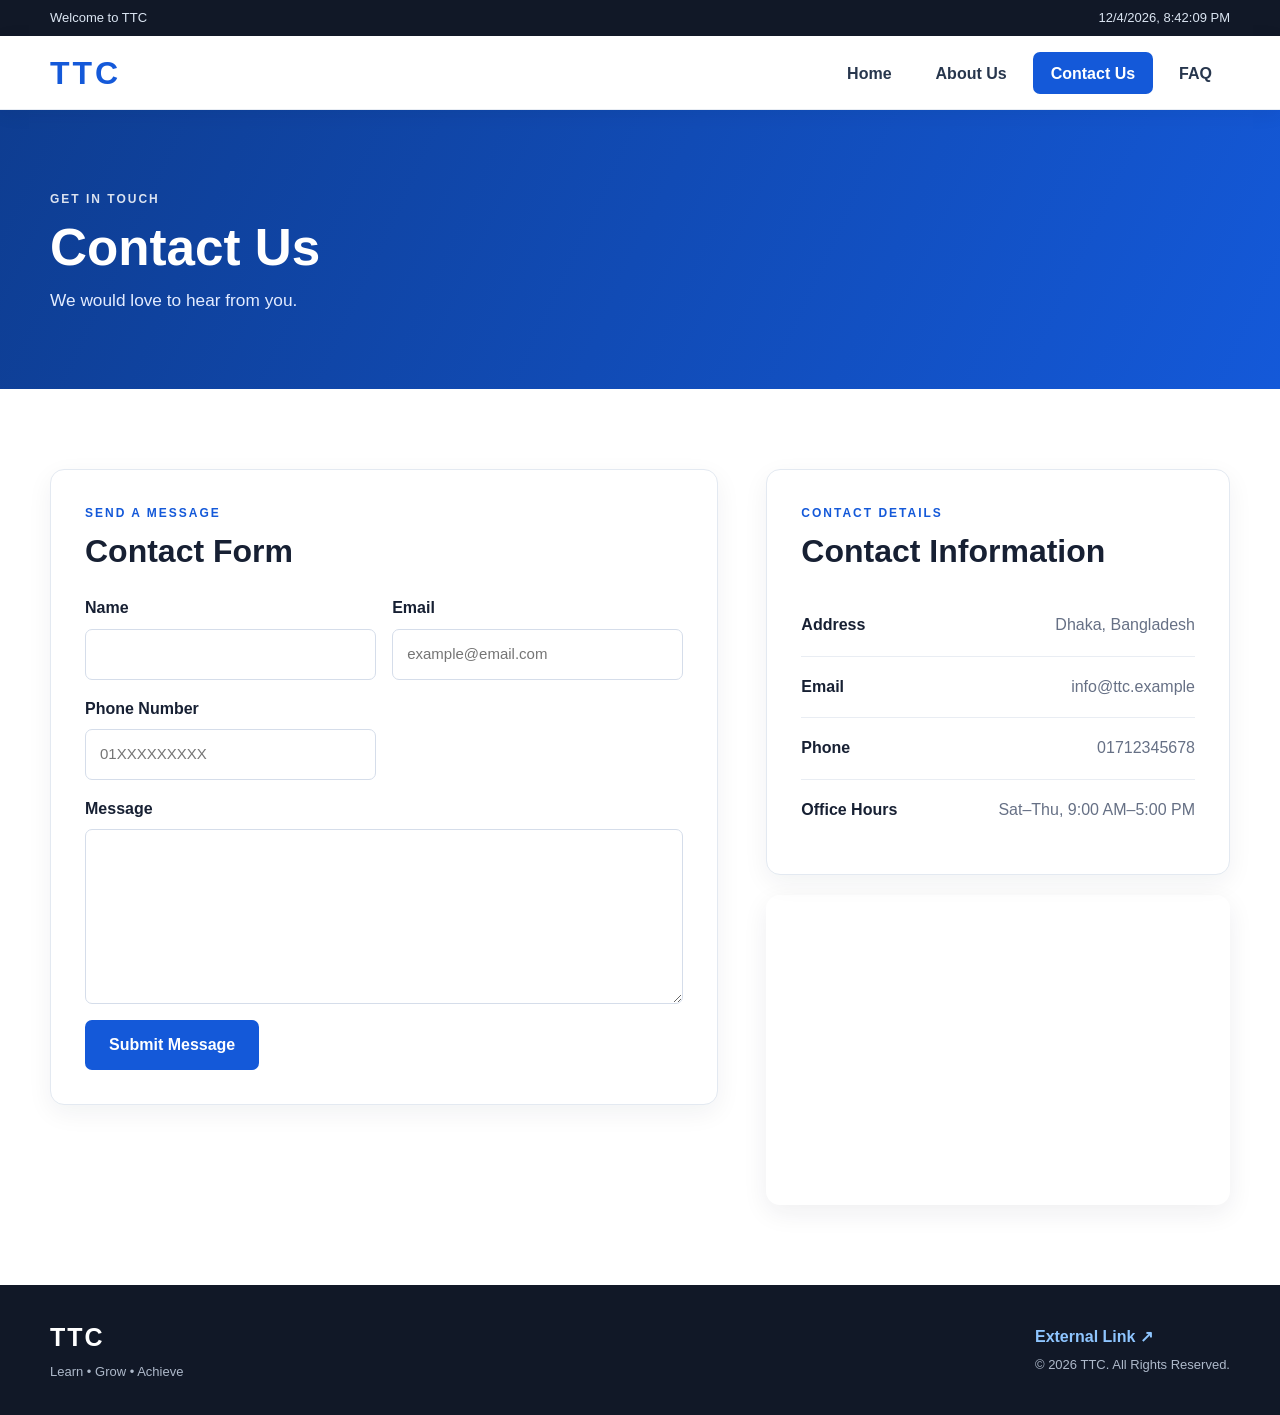
<file: contact.html>
<!doctype html>
<html lang="en">
  <head>
    <meta charset="UTF-8" />
    <meta name="viewport" content="width=device-width, initial-scale=1.0" />
    <title>TTC | Contact Us</title>
    <link
      href="https://cdn.jsdelivr.net/npm/bootstrap@5.3.3/dist/css/bootstrap.min.css"
      rel="stylesheet"
    />
    <link rel="stylesheet" href="css/style.css" />
  </head>
  <body>
    <div class="topbar">
      <div class="site-container topbar-inner">
        <span>Welcome to TTC</span><span id="datetime"></span>
      </div>
    </div>
    <nav class="main-nav">
      <div class="site-container nav-inner">
        <a class="brand" href="index.html">TTC</a
        ><button
          class="menu-toggle"
          id="menuToggle"
          aria-label="Open navigation"
        >
          ☰
        </button>
        <div class="nav-links" id="navLinks">
          <a href="index.html">Home</a><a href="about.html">About Us</a
          ><a class="active" href="contact.html">Contact Us</a
          ><a href="faq.html">FAQ</a>
        </div>
      </div>
    </nav>

    <section class="inner-hero">
      <div class="site-container">
        <span>GET IN TOUCH</span>
        <h1>Contact Us</h1>
        <p>We would love to hear from you.</p>
      </div>
    </section>
    <section class="section">
      <div class="site-container">
        <div class="row g-5">
          <div class="col-lg-7">
            <div class="form-card">
              <div class="content-label">SEND A MESSAGE</div>
              <h2>Contact Form</h2>
              <form id="contactForm" onsubmit="return submitContact(event);">
                <div class="row g-3">
                  <div class="col-md-6">
                    <label>Name</label><input type="text" id="name" required />
                  </div>
                  <div class="col-md-6">
                    <label>Email</label
                    ><input
                      type="email"
                      id="email"
                      placeholder="example@email.com"
                      required
                    />
                  </div>
                  <div class="col-md-6">
                    <label>Phone Number</label
                    ><input
                      type="text"
                      id="phone"
                      inputmode="numeric"
                      maxlength="11"
                      placeholder="01XXXXXXXXX"
                      required
                    />
                  </div>
                  <div class="col-12">
                    <label>Message</label
                    ><textarea id="message" rows="6" required></textarea>
                  </div>
                  <div class="col-12">
                    <button class="primary-btn" type="submit">
                      Submit Message
                    </button>
                  </div>
                </div>
              </form>
            </div>
          </div>
          <div class="col-lg-5">
            <div class="contact-card">
              <div class="content-label">CONTACT DETAILS</div>
              <h2>Contact Information</h2>
              <div class="contact-line">
                <b>Address</b><span>Dhaka, Bangladesh</span>
              </div>
              <div class="contact-line">
                <b>Email</b><span>info@ttc.example</span>
              </div>
              <div class="contact-line">
                <b>Phone</b><span>01712345678</span>
              </div>
              <div class="contact-line">
                <b>Office Hours</b><span>Sat–Thu, 9:00 AM–5:00 PM</span>
              </div>
            </div>
            <div class="map-wrap">
              <iframe
                src="https://www.google.com/maps?q=Dhaka%2C%20Bangladesh&output=embed"
                loading="lazy"
                title="TTC location map"
              ></iframe>
            </div>
          </div>
        </div>
      </div>
    </section>
    <footer>
      <div class="site-container footer-inner">
        <div>
          <strong>TTC</strong>
          <p>Learn • Grow • Achieve</p>
        </div>
        <div>
          <a href="https://www.google.com" target="_blank" rel="noopener"
            >External Link ↗</a
          >
          <p>© 2026 TTC. All Rights Reserved.</p>
        </div>
      </div>
    </footer>
    <script src="https://cdn.jsdelivr.net/npm/bootstrap@5.3.3/dist/js/bootstrap.bundle.min.js"></script>
    <script src="js/script.js"></script>
  </body>
</html>
</file>
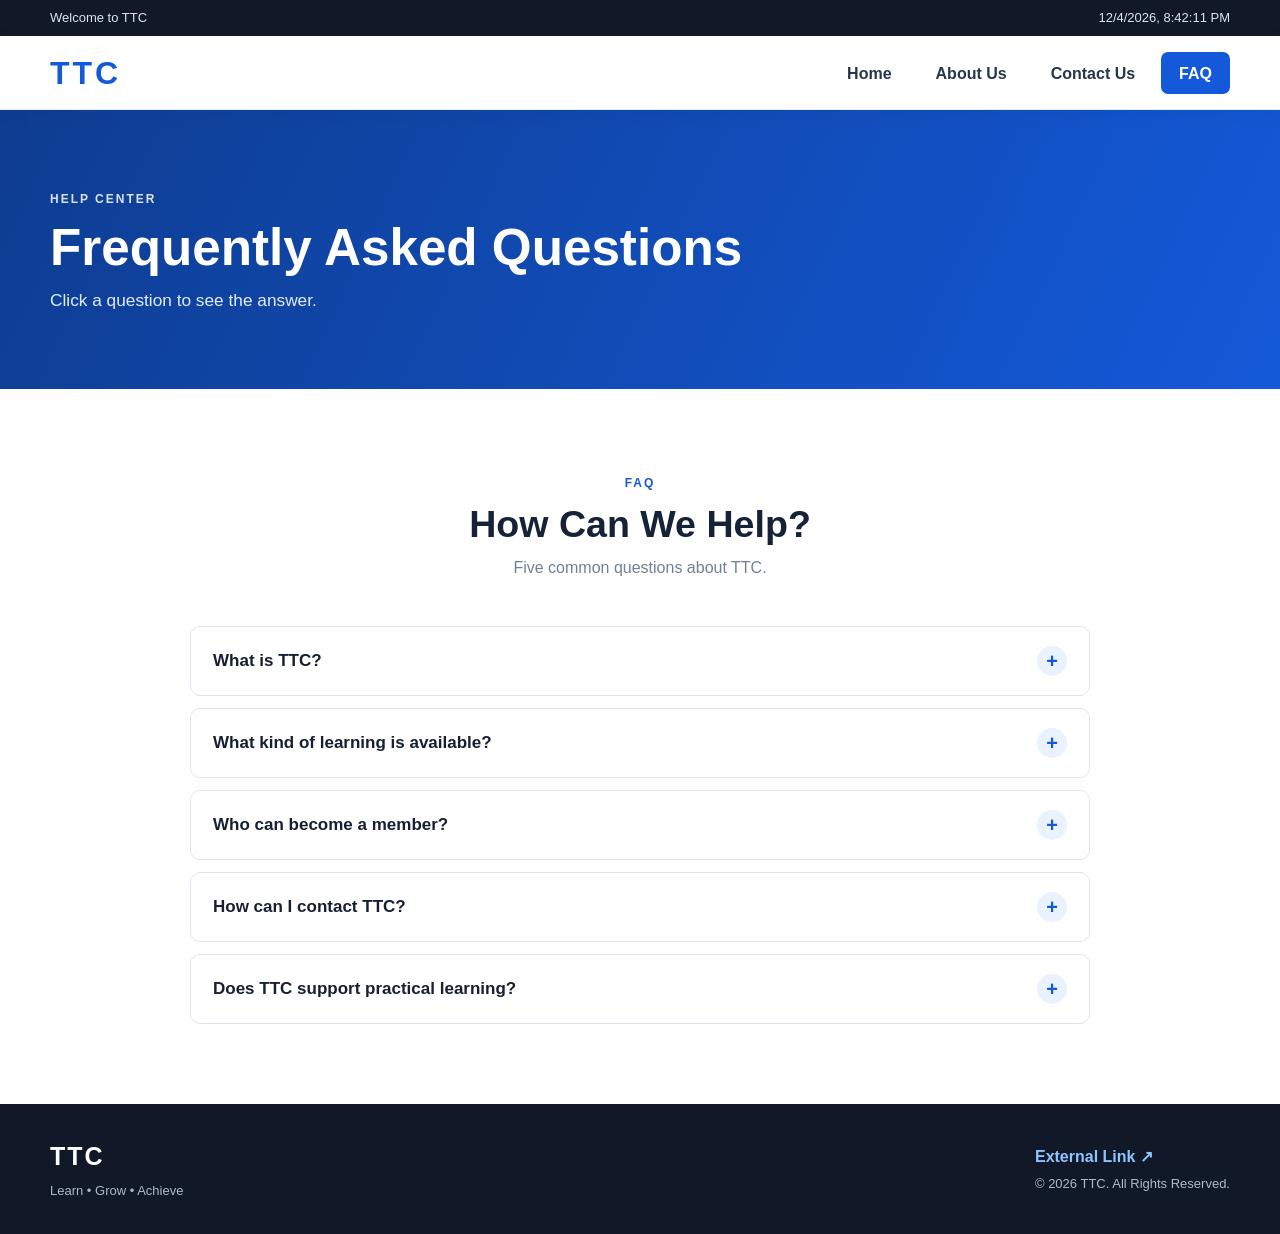
<file: faq.html>
<!doctype html>
<html lang="en">
  <head>
    <meta charset="UTF-8" />
    <meta name="viewport" content="width=device-width, initial-scale=1.0" />
    <title>TTC | FAQ</title>
    <link
      href="https://cdn.jsdelivr.net/npm/bootstrap@5.3.3/dist/css/bootstrap.min.css"
      rel="stylesheet"
    />
    <link rel="stylesheet" href="css/style.css" />
  </head>
  <body>
    <div class="topbar">
      <div class="site-container topbar-inner">
        <span>Welcome to TTC</span><span id="datetime"></span>
      </div>
    </div>
    <nav class="main-nav">
      <div class="site-container nav-inner">
        <a class="brand" href="index.html">TTC</a
        ><button
          class="menu-toggle"
          id="menuToggle"
          aria-label="Open navigation"
        >
          ☰
        </button>
        <div class="nav-links" id="navLinks">
          <a href="index.html">Home</a><a href="about.html">About Us</a
          ><a href="contact.html">Contact Us</a
          ><a class="active" href="faq.html">FAQ</a>
        </div>
      </div>
    </nav>

    <section class="inner-hero">
      <div class="site-container">
        <span>HELP CENTER</span>
        <h1>Frequently Asked Questions</h1>
        <p>Click a question to see the answer.</p>
      </div>
    </section>
    <section class="section">
      <div class="site-container faq-container">
        <div class="section-title">
          <span>FAQ</span>
          <h2>How Can We Help?</h2>
          <p>Five common questions about TTC.</p>
        </div>
        <div class="faq-list">
          <div class="faq-item">
            <button class="faq-question">What is TTC?<span>+</span></button>
            <div class="faq-answer">
              TTC is a learning-focused platform designed around practical
              skills, technology and community activities.
            </div>
          </div>
          <div class="faq-item">
            <button class="faq-question">
              What kind of learning is available?<span>+</span>
            </button>
            <div class="faq-answer">
              Learning can include practical digital skills, technology
              activities, teamwork and career-focused development.
            </div>
          </div>
          <div class="faq-item">
            <button class="faq-question">
              Who can become a member?<span>+</span>
            </button>
            <div class="faq-answer">
              Students, trainees and other interested learners can participate
              according to the available programs.
            </div>
          </div>
          <div class="faq-item">
            <button class="faq-question">
              How can I contact TTC?<span>+</span>
            </button>
            <div class="faq-answer">
              Use the Contact Us page and submit the contact form, or use the
              listed email and phone information.
            </div>
          </div>
          <div class="faq-item">
            <button class="faq-question">
              Does TTC support practical learning?<span>+</span>
            </button>
            <div class="faq-answer">
              Yes. Practical activities and hands-on skill development are an
              important part of the learning environment.
            </div>
          </div>
        </div>
      </div>
    </section>
    <footer>
      <div class="site-container footer-inner">
        <div>
          <strong>TTC</strong>
          <p>Learn • Grow • Achieve</p>
        </div>
        <div>
          <a href="https://www.google.com" target="_blank" rel="noopener"
            >External Link ↗</a
          >
          <p>© 2026 TTC. All Rights Reserved.</p>
        </div>
      </div>
    </footer>
    <script src="https://cdn.jsdelivr.net/npm/bootstrap@5.3.3/dist/js/bootstrap.bundle.min.js"></script>
    <script src="js/script.js"></script>
  </body>
</html>
</file>
<file: css/style.css>
* {
  box-sizing: border-box;
}
html {
  scroll-behavior: smooth;
}
body {
  margin: 0;
  font-family: Arial, Helvetica, sans-serif;
  color: #172033;
  background: #fff;
  line-height: 1.65;
}
.site-container {
  width: min(1180px, calc(100% - 40px));
  margin: auto;
}
.topbar {
  background: #111827;
  color: #dbe5f2;
  font-size: 13px;
}
.topbar-inner {
  min-height: 36px;
  display: flex;
  align-items: center;
  justify-content: space-between;
}
.main-nav {
  height: 74px;
  background: #fff;
  border-bottom: 1px solid #e7ecf3;
  box-shadow: 0 4px 18px rgba(20, 35, 60, 0.07);
  position: relative;
  z-index: 1000;
}
.nav-inner {
  height: 100%;
  display: flex;
  align-items: center;
  justify-content: space-between;
}
.brand {
  font-size: 32px;
  line-height: 1;
  font-weight: 900;
  letter-spacing: 3px;
  color: #1459d9;
  text-decoration: none;
}
.nav-links {
  display: flex;
  align-items: center;
  gap: 8px;
  height: 100%;
}
.nav-links a {
  height: 42px;
  padding: 9px 18px;
  border-radius: 7px;
  color: #27364d;
  text-decoration: none;
  font-weight: 700;
  transition: 0.25s;
}
.nav-links a:hover,
.nav-links a.active {
  background: #1459d9;
  color: #fff;
}
.menu-toggle {
  display: none;
  border: 0;
  background: #1459d9;
  color: #fff;
  border-radius: 7px;
  font-size: 23px;
  width: 44px;
  height: 42px;
}
.hero {
  width: 100%;
  overflow: hidden;
}
.hero .carousel-item {
  height: 560px;
}
.hero img {
  width: 100%;
  height: 560px;
  object-fit: cover;
  object-position: center;
}
.hero .carousel-item:after {
  content: "";
  position: absolute;
  inset: 0;
  background: linear-gradient(
    90deg,
    rgba(7, 18, 38, 0.68),
    rgba(7, 18, 38, 0.12)
  );
}
.hero-caption {
  position: absolute;
  z-index: 2;
  inset: 0;
  display: flex;
  align-items: center;
}
.hero-caption > div {
  width: min(1180px, calc(100% - 40px));
  margin: auto;
  color: #fff;
}
.hero-caption h1 {
  font-size: clamp(2.5rem, 5vw, 4.8rem);
  line-height: 1.08;
  font-weight: 900;
  margin: 12px 0;
}
.hero-caption p {
  font-size: 1.2rem;
  max-width: 580px;
}
.hero-tag,
.content-label,
.section-title > span {
  font-size: 12px;
  letter-spacing: 2px;
  font-weight: 800;
  color: #1459d9;
}
.hero-tag {
  color: #fff;
  background: #1459d9;
  padding: 7px 12px;
  border-radius: 4px;
}
.section {
  padding: 80px 0;
}
.section-gray {
  background: #f5f8fc;
}
.section-title {
  text-align: center;
  margin-bottom: 45px;
}
.section-title h2 {
  font-size: 2.35rem;
  margin: 6px 0 8px;
  font-weight: 900;
  color: #152238;
}
.section-title p {
  margin: 0;
  color: #718096;
}
.feature-card {
  height: 100%;
  padding: 34px;
  border: 1px solid #e5eaf1;
  border-radius: 14px;
  background: #fff;
  box-shadow: 0 8px 26px rgba(23, 32, 51, 0.06);
  transition: 0.25s;
}
.feature-card:hover {
  transform: translateY(-5px);
  box-shadow: 0 15px 35px rgba(23, 32, 51, 0.11);
}
.feature-icon {
  width: 45px;
  height: 45px;
  border-radius: 10px;
  background: #eaf1ff;
  color: #1459d9;
  display: flex;
  align-items: center;
  justify-content: center;
  font-weight: 900;
  margin-bottom: 22px;
}
.feature-card h3 {
  font-size: 1.35rem;
  font-weight: 800;
}
.feature-card p {
  color: #68758a;
  margin: 0;
}
.member-list {
  list-style: none;
  padding: 0;
  margin: 0 auto;
  max-width: 900px;
}
.member-list li {
  background: #fff;
  border: 1px solid #dce5f2;
  border-radius: 10px;
  padding: 17px 20px;
  margin: 12px 0;
  display: flex;
  align-items: center;
  gap: 20px;
  transition: 0.25s;
}
.member-list li:before {
  content: "";
  width: 8px;
  height: 8px;
  border-radius: 50%;
  background: #1459d9;
  flex: none;
}
.member-list li span {
  font-weight: 800;
  min-width: 190px;
}
.member-list li small {
  color: #6d7889;
}
.member-list li:hover {
  background: #1459d9;
  color: #fff;
  border-color: #1459d9;
  transform: translateX(5px);
}
.member-list li:hover small {
  color: #e9f1ff;
}
.quote-card {
  height: 100%;
  background: #fff;
  border: 1px solid #e5eaf1;
  border-radius: 14px;
  padding: 30px;
  box-shadow: 0 8px 25px rgba(23, 32, 51, 0.06);
}
.stars {
  color: #f5a623;
  letter-spacing: 2px;
  margin-bottom: 14px;
}
.quote-card p {
  font-size: 1.05rem;
  color: #4b5870;
  min-height: 55px;
}
.gallery-grid {
  display: grid;
  grid-template-columns: repeat(3, 1fr);
  gap: 18px;
}
.gallery-grid img {
  display: block;
  width: 100%;
  height: 245px;
  object-fit: cover;
  border-radius: 12px;
  transition: 0.3s;
}
.gallery-grid img:hover {
  transform: scale(1.025);
  box-shadow: 0 10px 25px rgba(0, 0, 0, 0.15);
}
footer {
  background: #111827;
  color: #fff;
  padding: 32px 0;
}
.footer-inner {
  display: flex;
  justify-content: space-between;
  gap: 20px;
  align-items: center;
}
.footer-inner strong {
  font-size: 25px;
  letter-spacing: 2px;
}
.footer-inner p {
  margin: 3px 0 0;
  color: #aeb9ca;
  font-size: 13px;
}
.footer-inner a {
  color: #8ec5ff;
  text-decoration: none;
  font-weight: 700;
}
.inner-hero {
  padding: 75px 0;
  background: linear-gradient(115deg, #0e3d91, #1459d9);
  color: #fff;
}
.inner-hero span {
  font-size: 12px;
  letter-spacing: 2px;
  font-weight: 800;
  opacity: 0.85;
}
.inner-hero h1 {
  font-size: 3.2rem;
  line-height: 1.1;
  font-weight: 900;
  margin: 9px 0;
}
.inner-hero p {
  margin: 0;
  font-size: 1.08rem;
  color: #e3ecff;
}
.large-photo {
  display: block;
  width: 100%;
  height: 440px;
  object-fit: cover;
  border-radius: 16px;
  box-shadow: 0 14px 35px rgba(23, 32, 51, 0.14);
}
.content-label {
  margin-bottom: 8px;
}
.content-label + h2 {
  font-weight: 900;
  font-size: 2.2rem;
  margin-bottom: 18px;
}
.primary-btn {
  display: inline-block;
  background: #1459d9;
  color: #fff;
  text-decoration: none;
  border: 0;
  border-radius: 7px;
  padding: 12px 24px;
  font-weight: 800;
  transition: 0.2s;
}
.primary-btn:hover {
  background: #0d43a8;
  color: #fff;
  transform: translateY(-1px);
}
.staff-card {
  height: 100%;
  overflow: hidden;
  background: #fff;
  border-radius: 14px;
  border: 1px solid #e3e9f1;
  box-shadow: 0 8px 26px rgba(23, 32, 51, 0.07);
}
.staff-card img {
  display: block;
  width: 100%;
  height: 310px;
  object-fit: cover;
  object-position: center;
}
.staff-body {
  padding: 24px;
}
.staff-body h3 {
  font-size: 1.3rem;
  font-weight: 900;
  margin: 0 0 3px;
}
.role {
  color: #1459d9;
  font-weight: 800;
  margin-bottom: 12px;
}
.staff-body p {
  color: #68758a;
  margin: 0;
}
.form-card,
.contact-card {
  background: #fff;
  border: 1px solid #e3e9f1;
  border-radius: 14px;
  padding: 34px;
  box-shadow: 0 8px 26px rgba(23, 32, 51, 0.06);
}
.form-card h2,
.contact-card h2 {
  font-size: 2rem;
  font-weight: 900;
  margin: 3px 0 25px;
}
.form-card label {
  display: block;
  font-weight: 700;
  margin-bottom: 7px;
}
.form-card input,
.form-card textarea {
  display: block;
  width: 100%;
  border: 1px solid #d5ddea;
  border-radius: 7px;
  padding: 12px 14px;
  outline: none;
  font-size: 15px;
}
.form-card input:focus,
.form-card textarea:focus {
  border-color: #1459d9;
  box-shadow: 0 0 0 3px rgba(20, 89, 217, 0.1);
}
.contact-line {
  padding: 17px 0;
  border-bottom: 1px solid #e9edf3;
  display: flex;
  justify-content: space-between;
  gap: 15px;
}
.contact-line:last-child {
  border-bottom: 0;
}
.contact-line b {
  min-width: 100px;
}
.contact-line span {
  color: #667085;
  text-align: right;
}
.map-wrap {
  margin-top: 20px;
  border-radius: 14px;
  overflow: hidden;
  box-shadow: 0 8px 26px rgba(23, 32, 51, 0.07);
}
.map-wrap iframe {
  display: block;
  width: 100%;
  height: 310px;
  border: 0;
}
.faq-container {
  max-width: 900px;
}
.faq-list {
  display: flex;
  flex-direction: column;
  gap: 12px;
}
.faq-item {
  border: 1px solid #dce4ef;
  border-radius: 10px;
  overflow: hidden;
  background: #fff;
}
.faq-question {
  width: 100%;
  border: 0;
  background: #fff;
  padding: 19px 22px;
  text-align: left;
  font-weight: 800;
  font-size: 17px;
  color: #172033;
  display: flex;
  justify-content: space-between;
  align-items: center;
  cursor: pointer;
}
.faq-question span {
  width: 30px;
  height: 30px;
  border-radius: 50%;
  background: #eaf1ff;
  color: #1459d9;
  display: flex;
  align-items: center;
  justify-content: center;
  font-size: 20px;
}
.faq-item.open .faq-question {
  background: #1459d9;
  color: #fff;
}
.faq-item.open .faq-question span {
  background: #fff;
  color: #1459d9;
}
.faq-answer {
  display: none;
  padding: 0 22px 20px;
  color: #667085;
}
.faq-item.open .faq-answer {
  display: block;
}
@media (max-width: 768px) {
  .site-container {
    width: min(100% - 28px, 1180px);
  }
  .main-nav {
    height: auto;
    min-height: 70px;
  }
  .nav-inner {
    min-height: 70px;
    flex-wrap: wrap;
  }
  .menu-toggle {
    display: block;
  }
  .nav-links {
    display: none;
    width: 100%;
    height: auto;
    flex-direction: column;
    align-items: stretch;
    padding: 10px 0 14px;
    gap: 3px;
  }
  .nav-links.show {
    display: flex;
  }
  .nav-links a {
    text-align: center;
    height: auto;
  }
  .hero .carousel-item,
  .hero img {
    height: 460px;
  }
  .hero-caption h1 {
    font-size: 2.6rem;
  }
  .section {
    padding: 58px 0;
  }
  .gallery-grid {
    grid-template-columns: repeat(2, 1fr);
    gap: 12px;
  }
  .gallery-grid img {
    height: 190px;
  }
  .member-list li {
    display: block;
  }
  .member-list li span {
    display: block;
    margin-bottom: 3px;
  }
  .footer-inner {
    display: block;
    text-align: center;
  }
  .footer-inner > div + div {
    margin-top: 18px;
  }
  .inner-hero {
    padding: 58px 0;
  }
  .inner-hero h1 {
    font-size: 2.45rem;
  }
  .large-photo {
    height: 300px;
  }
  .staff-card img {
    height: 280px;
  }
}
@media (max-width: 480px) {
  .hero .carousel-item,
  .hero img {
    height: 400px;
  }
  .hero-caption p {
    font-size: 1rem;
  }
  .gallery-grid {
    grid-template-columns: 1fr;
  }
  .gallery-grid img {
    height: 220px;
  }
  .section-title h2 {
    font-size: 1.9rem;
  }
}
</file>
